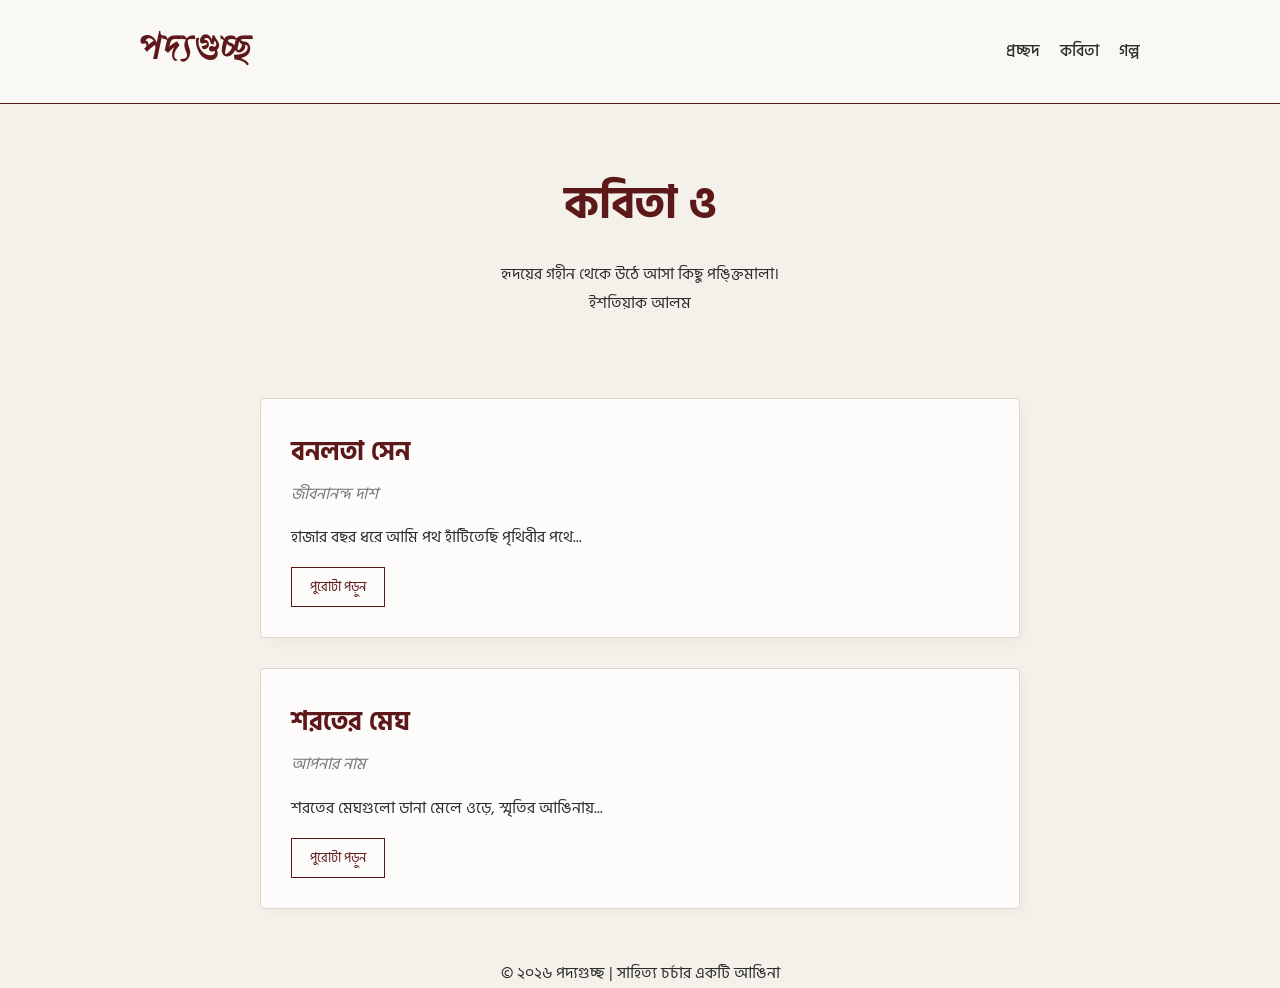
<file: index.html>
<!DOCTYPE html>
<html lang="bn">
<head>
    <meta charset="UTF-8">
    <meta name="viewport" content="width=device-width, initial-scale=1.0">
    <title>পদ্যগুচ্ছ | বাংলা সাহিত্য</title>
    <link href="https://fonts.googleapis.com/css2?family=Hind+Siliguri:wght@300;500;700&family=Galada&display=swap" rel="stylesheet">
    <link rel="stylesheet" href="style.css">
</head>
<body>

    <div class="paper-texture"></div>

    <header>
        <nav>
            <div class="logo">পদ্যগুচ্ছ</div>
            <ul class="nav-links">
                <li><a href="#">প্রচ্ছদ</a></li>
                <li><a href="#">কবিতা</a></li>
                <li><a href="#">গল্প</a></li>
            </ul>
        </nav>
    </header>

    <main>
        <section class="hero">
            <h1 id="typewriter"></h1>
            <p>হৃদয়ের গহীন থেকে উঠে আসা কিছু পঙ্ক্তিমালা।</p>
            <p>
                ইশতিয়াক আলম
            </p>
        </section>

        <section class="poetry-container">
            <article class="poem-card scroll-reveal">
                <h2 class="poem-title">বনলতা সেন</h2>
                <p class="author">জীবনানন্দ দাশ</p>
                <p class="excerpt">হাজার বছর ধরে আমি পথ হাঁটিতেছি পৃথিবীর পথে...</p>
                <button class="read-more" data-file="poems/bonolota.txt" data-title="বনলতা সেন">পুরোটা পড়ুন</button>
            </article>

            <article class="poem-card scroll-reveal">
                <h2 class="poem-title">শরতের মেঘ</h2>
                <p class="author">আপনার নাম</p>
                <p class="excerpt">শরতের মেঘগুলো ডানা মেলে ওড়ে, স্মৃতির আঙিনায়...</p>
                <button class="read-more" data-file="poems/shorot.txt" data-title="শরতের মেঘ">পুরোটা পড়ুন</button>
            </article>
        </section>
    </main>

    <div id="poemModal" class="modal">
        <div class="modal-content">
            <span class="close-modal">&times;</span>
            <h2 id="modalTitle" class="modal-poem-title"></h2>
            <hr class="separator">
            <div id="modalBody" class="modal-poem-body">
                </div>
        </div>
    </div>

    <footer align="center">
        <p>&copy; ২০২৬ পদ্যগুচ্ছ | সাহিত্য চর্চার একটি আঙিনা</p>
    </footer>

    <script src="script.js"></script>
</body>
</html>
</file>
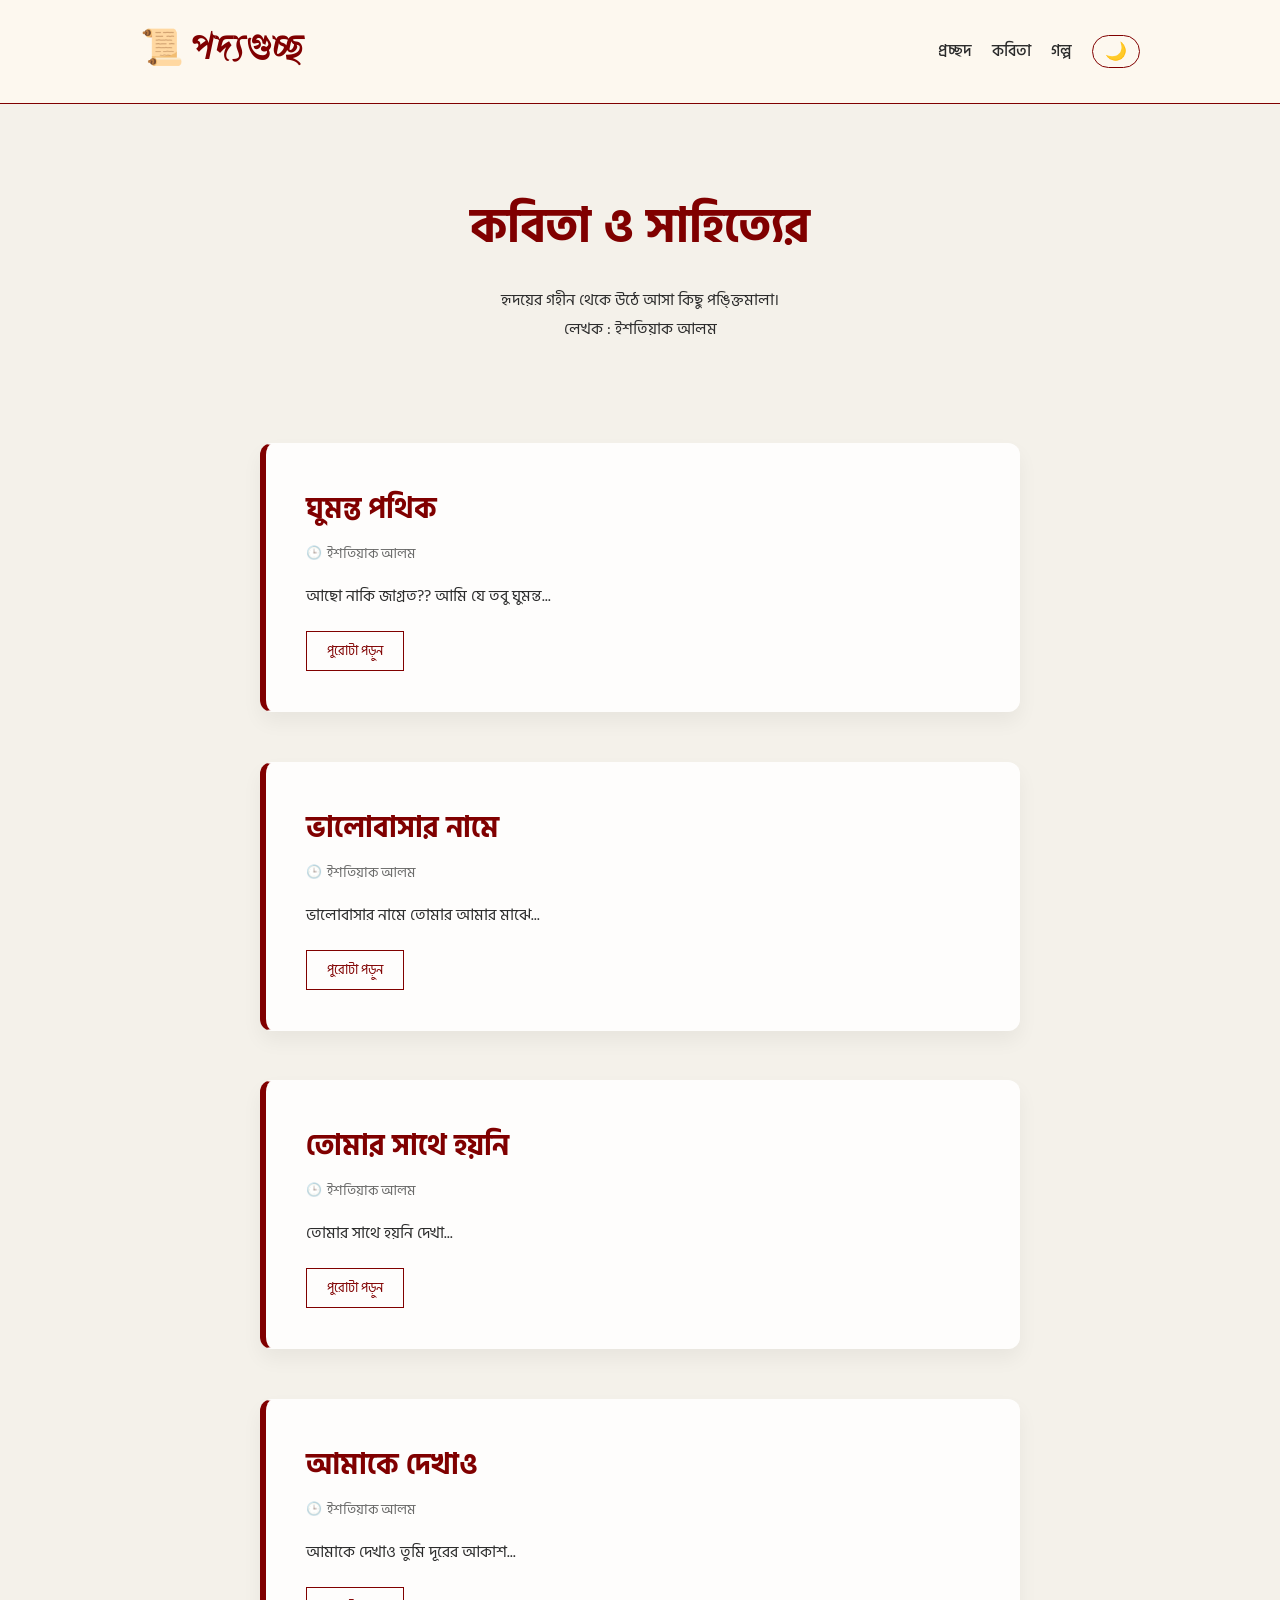
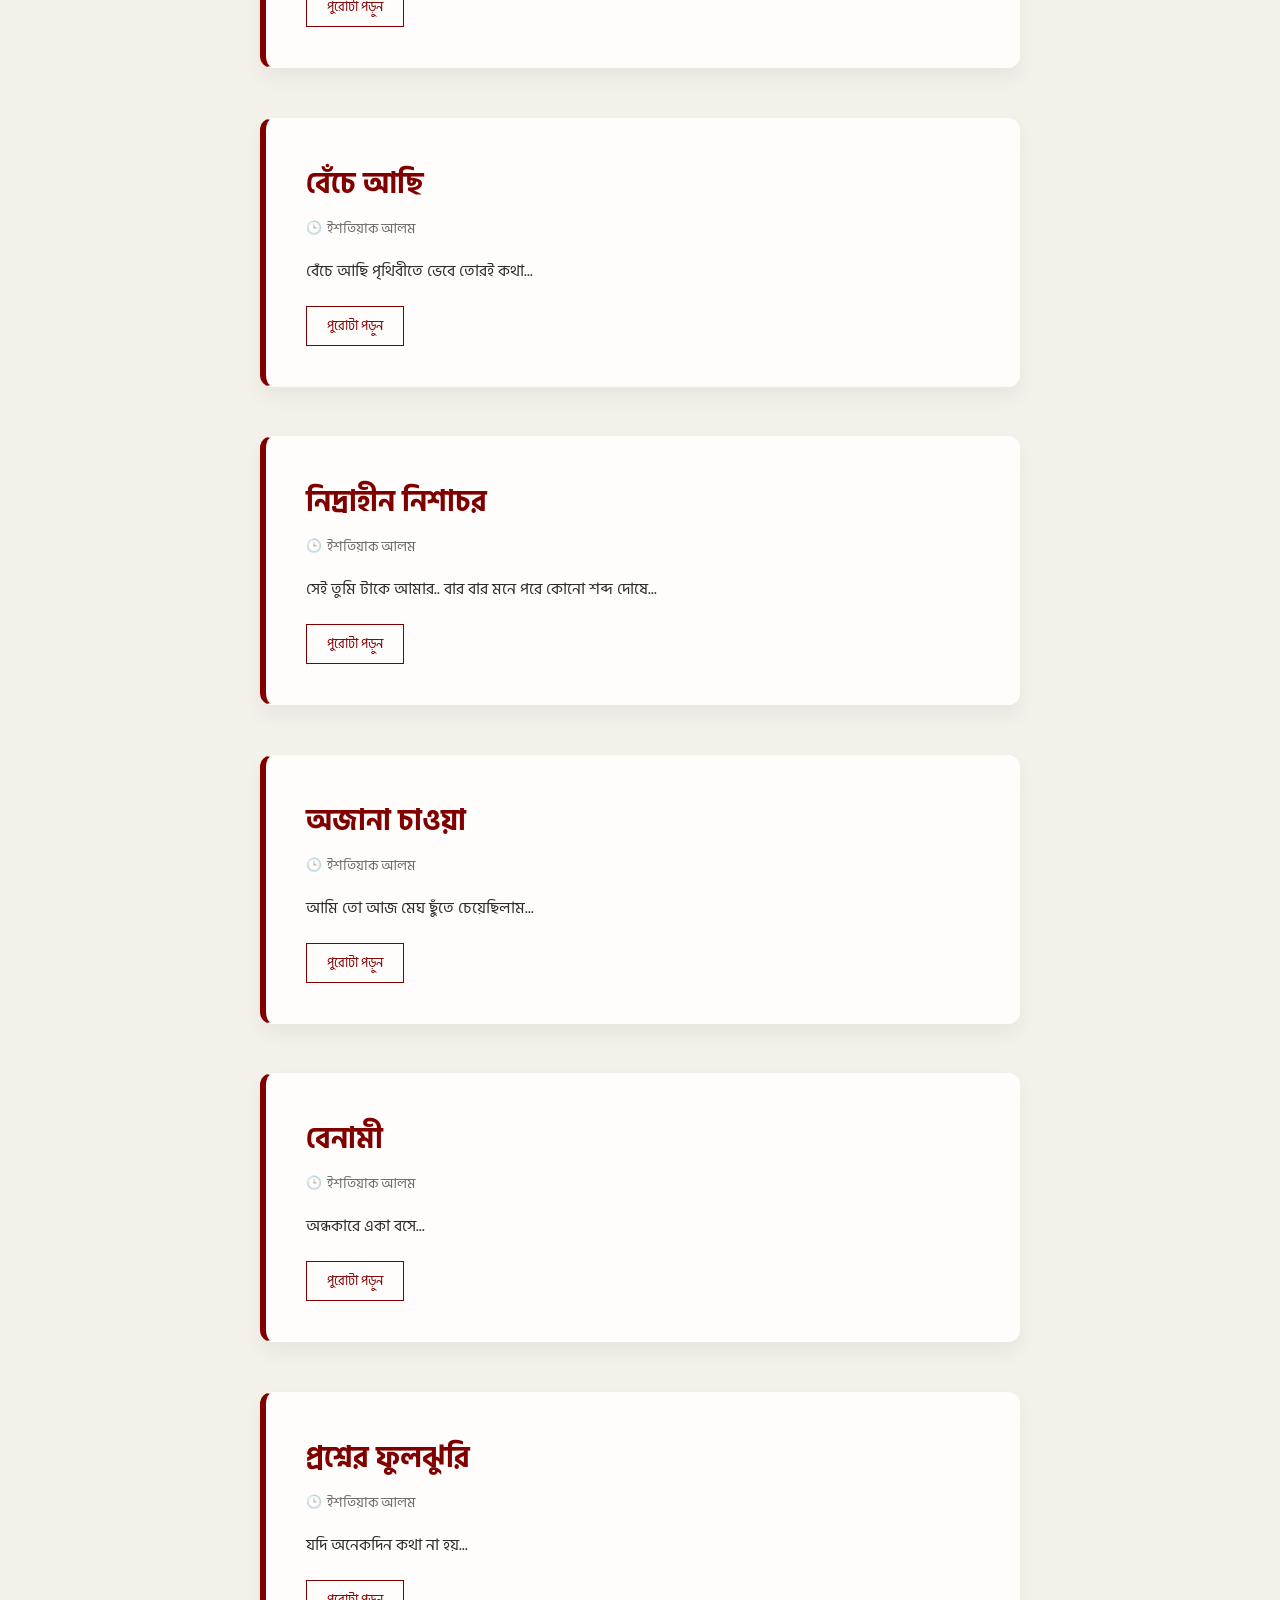
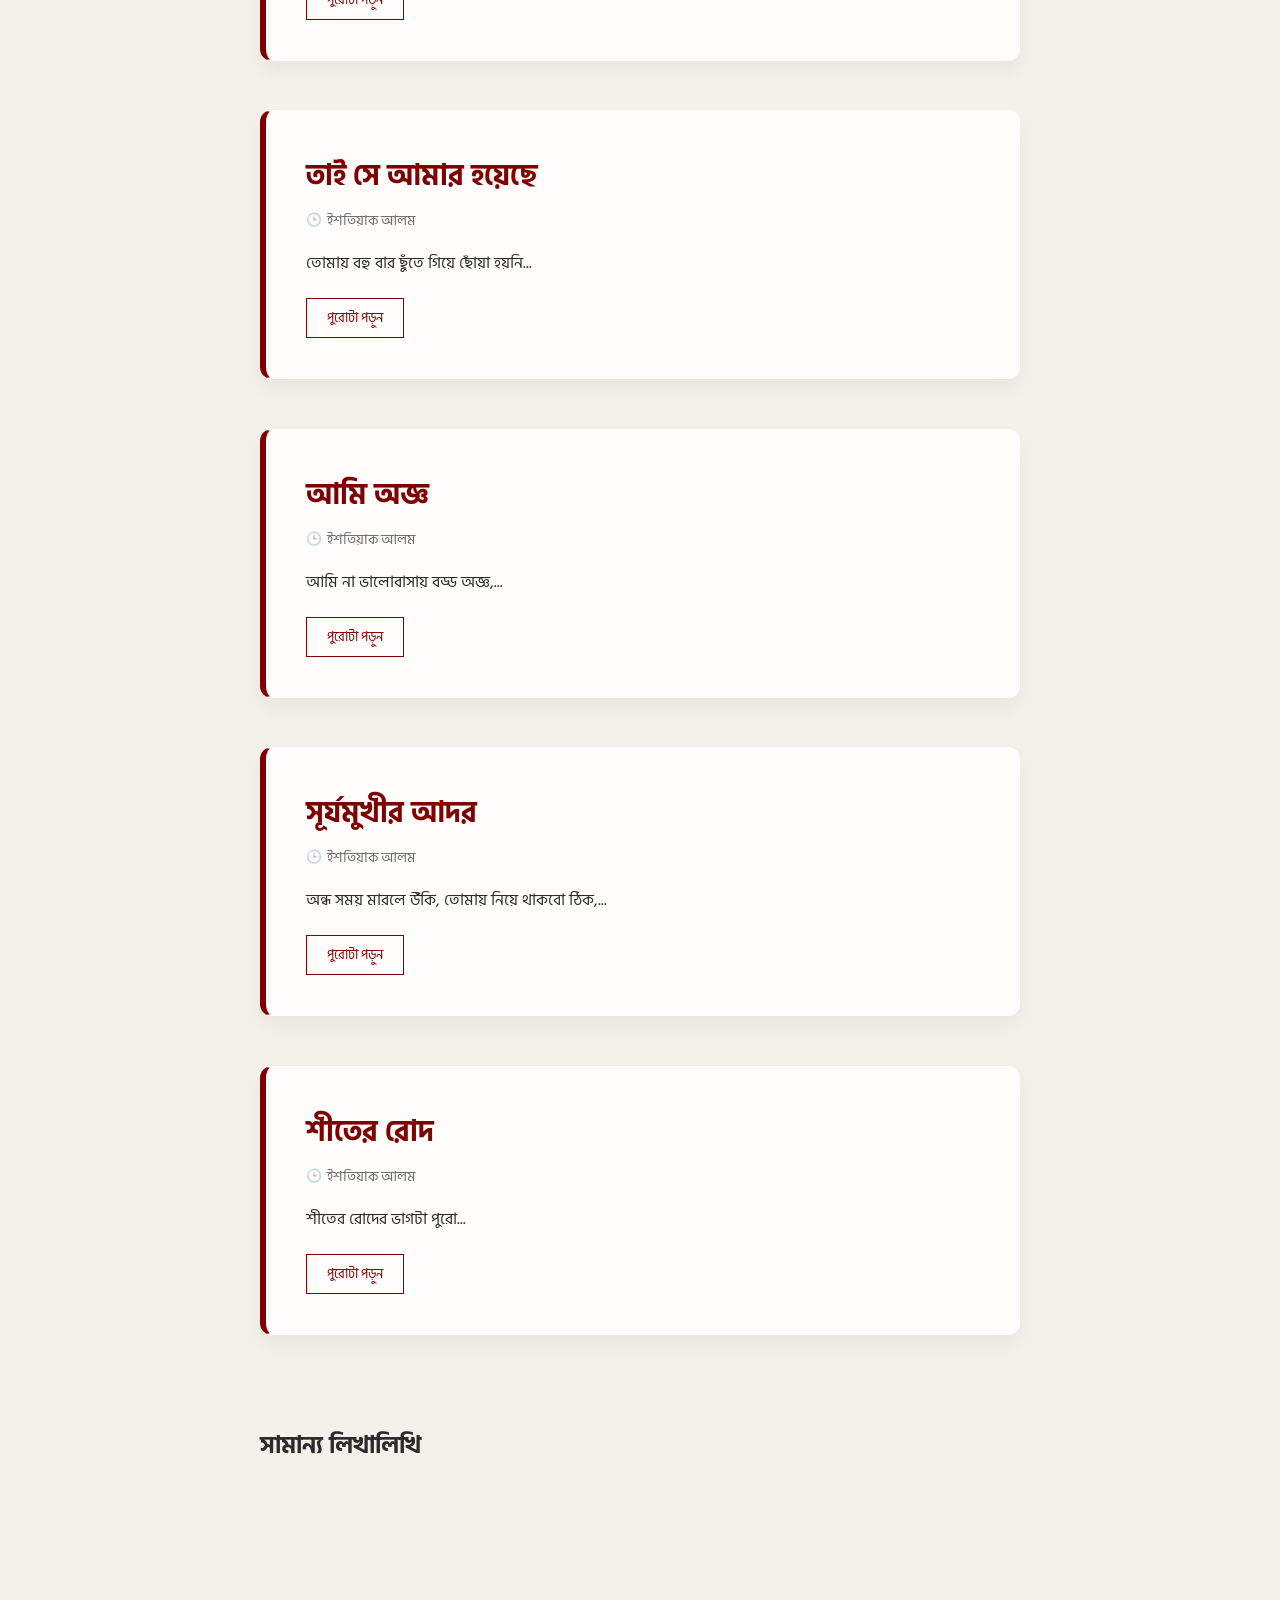
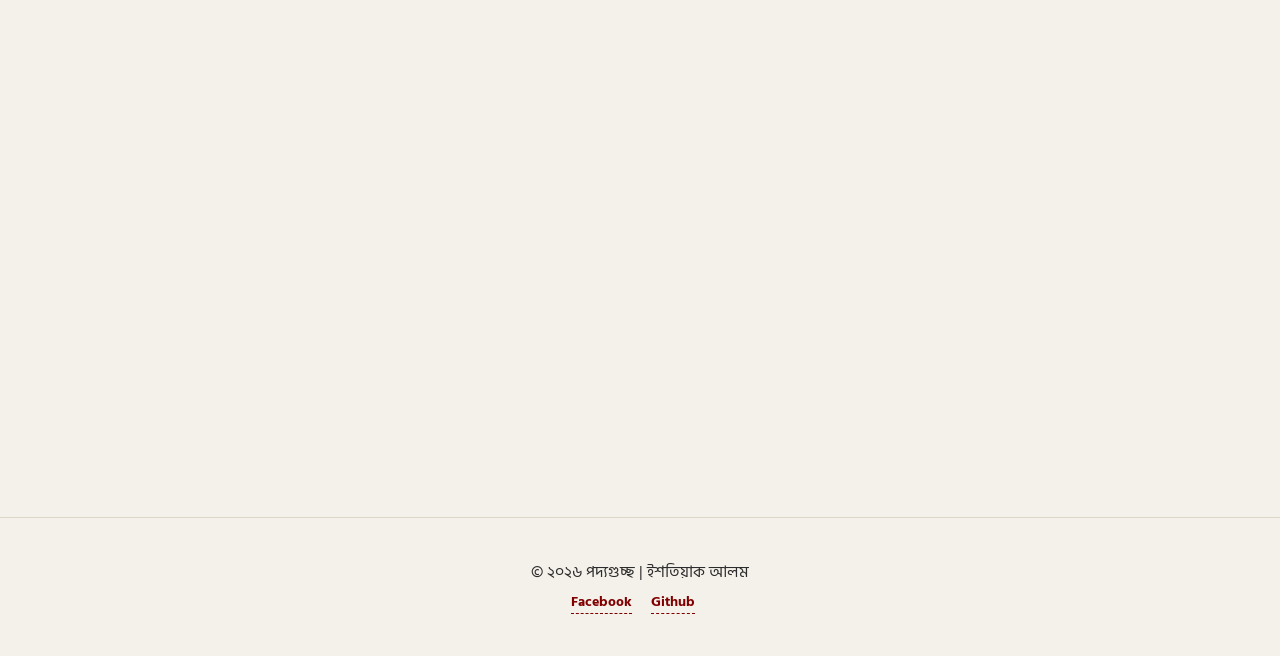
<file: Ink-Verse/index.html>
<!DOCTYPE html>
<html lang="bn">
    <head>
        <meta charset="UTF-8" />
        <meta name="viewport" content="width=device-width, initial-scale=1.0" />

        <title>পদ্যগুচ্ছ | ইশতিয়াক</title>
        <meta name="description"
            content="ইশতিয়াক আলমের কবিতা ও গল্পের সংকলন। হৃদয়ের গহীন থেকে উঠে আসা কিছু পঙ্ক্তিমালা।" />
        <link rel="canonical" href="https://istiaq-verse.vercel.app/" />

        <meta property="og:type" content="website" />
        <meta property="og:url" content="https://istiaq-verse.vercel.app/" />
        <meta property="og:title" content="পদ্যগুচ্ছ | ইশতিয়াক" />
        <meta property="og:description"
            content="ইশতিয়াক আলমের কবিতা ও গল্পের সংকলন। হৃদয়ের গহীন থেকে উঠে আসা কিছু পঙ্ক্তিমালা।" />
        <meta property="og:image"
            content="https://istiaq-verse.vercel.app/og-image.png" />
        <meta property="og:image:width" content="1200" />
        <meta property="og:image:height" content="630" />
        <meta property="og:image:alt"
            content="পদ্যগুচ্ছ — ইশতিয়াক আলমের কবিতা ও লেখার সংকলন, একটি পুরনো স্ক্রলের অলঙ্করণসহ" />
        <meta property="og:site_name" content="পদ্যগুচ্ছ" />
        <meta property="og:locale" content="bn_BD" />

        <meta name="twitter:card" content="summary_large_image" />
        <meta name="twitter:title" content="পদ্যগুচ্ছ | ইশতিয়াক" />
        <meta name="twitter:description"
            content="ইশতিয়াক আলমের কবিতা ও গল্পের সংকলন। হৃদয়ের গহীন থেকে উঠে আসা কিছু পঙ্ক্তিমালা।" />
        <meta name="twitter:image"
            content="https://istiaq-verse.vercel.app/og-image.png" />
        <meta name="twitter:image:alt"
            content="পদ্যগুচ্ছ — ইশতিয়াক আলমের কবিতা ও লেখার সংকলন" />
        <!-- <meta name="twitter:site" content="@yourusername" /> -->

        <link rel="icon" type="image/png" sizes="32x32"
            href="/favicon-32x32.png" />
        <link rel="icon" type="image/svg+xml" href="/favicon.svg" />
        <link rel="apple-touch-icon" sizes="180x180"
            href="/apple-touch-icon.png" />
        <link rel="manifest" href="/site.webmanifest" />

        <link
            href="https://fonts.googleapis.com/css2?family=Hind+Siliguri:wght@300;500;700&family=Galada&display=swap"
            rel="stylesheet">
        <link rel="stylesheet" href="style.css">
    </head>
    <body>

        <div class="paper-texture"></div>

        <header>
            <nav>
                <div class="logo">📜 পদ্যগুচ্ছ</div>
                <ul class="nav-links">
                    <li><a href="#">প্রচ্ছদ</a></li>
                    <li><a href="#poetry-container">কবিতা</a></li>
                    <li><a href="#">গল্প</a></li>
                    <li><button id="theme-toggle"
                            class="theme-btn">🌙</button></li>
                </ul>
            </nav>
        </header>

        <main>
            <section class="hero">
                <h1 id="typewriter"></h1>
                <p>হৃদয়ের গহীন থেকে উঠে আসা কিছু পঙ্ক্তিমালা।</p>
                <p>
                    লেখক : ইশতিয়াক আলম
                </p>
            </section>

            <section class="poetry-container">
                <h2 class="section-title"></h2>
                <article class="poem-card scroll-reveal">
                    <h2 class="poem-title">ঘুমন্ত পথিক</h2>
                    <p class="timestamp">ইশতিয়াক আলম</p>
                    <p class="excerpt">আছো নাকি জাগ্রত?? আমি যে তবু
                        ঘুমন্ত...</p>
                    <button class="read-more" data-file="Poem/poem1.txt"
                        data-title="ঘুমন্ত পথিক">পুরোটা পড়ুন</button>
                </article>

                <article class="poem-card scroll-reveal">
                    <h2 class="poem-title">ভালোবাসার নামে</h2>
                    <p class="timestamp">ইশতিয়াক আলম</p>
                    <p class="excerpt"> ভালোবাসার নামে তোমার আমার মাঝে...</p>
                    <button class="read-more" data-file="Poem/poem9.txt"
                        data-title="ভালোবাসার নামে">পুরোটা পড়ুন</button>
                </article>

                <article class="poem-card scroll-reveal">
                    <h2 class="poem-title">তোমার সাথে হয়নি</h2>
                    <p class="timestamp">ইশতিয়াক আলম</p>
                    <p class="excerpt">তোমার সাথে হয়নি দেখা...</p>
                    <button class="read-more" data-file="Poem/poem3.txt"
                        data-title="তোমার সাথে হয়নি">পুরোটা পড়ুন</button>
                </article>

                <article class="poem-card scroll-reveal">
                    <h2 class="poem-title">আমাকে দেখাও</h2>
                    <p class="timestamp">ইশতিয়াক আলম</p>
                    <p class="excerpt">আমাকে দেখাও তুমি দূরের আকাশ...</p>
                    <button class="read-more" data-file="Poem/poem2.txt"
                        data-title="আমাকে দেখাও">পুরোটা পড়ুন</button>
                </article>

                <article class="poem-card scroll-reveal">
                    <h2 class="poem-title">বেঁচে আছি</h2>
                    <p class="timestamp">ইশতিয়াক আলম</p>
                    <p class="excerpt">বেঁচে আছি পৃথিবীতে ভেবে তোরই কথা...</p>
                    <button class="read-more" data-file="Poem/poem4.txt"
                        data-title="বেঁচে আছি">পুরোটা পড়ুন</button>
                </article>

                <article class="poem-card scroll-reveal">
                    <h2 class="poem-title">নিদ্রাহীন নিশাচর</h2>
                    <p class="timestamp">ইশতিয়াক আলম</p>
                    <p class="excerpt">সেই তুমি টাকে আমার..
                        বার বার মনে পরে কোনো শব্দ দোষে...</p>
                    <button class="read-more" data-file="Poem/poem5.txt"
                        data-title="নিদ্রাহীন নিশাচর">পুরোটা পড়ুন</button>
                </article>

                <article class="poem-card scroll-reveal">
                    <h2 class="poem-title">অজানা চাওয়া</h2>
                    <p class="timestamp">ইশতিয়াক আলম</p>
                    <p class="excerpt">আমি তো আজ মেঘ ছুঁতে চেয়েছিলাম...</p>
                    <button class="read-more" data-file="Poem/poem6.txt"
                        data-title="অজানা চাওয়া">পুরোটা পড়ুন</button>
                </article>

                <article class="poem-card scroll-reveal">
                    <h2 class="poem-title">বেনামী</h2>
                    <p class="timestamp">ইশতিয়াক আলম</p>
                    <p class="excerpt">অন্ধকারে একা বসে...</p>
                    <button class="read-more" data-file="Poem/poem7.txt"
                        data-title="বেনামী">পুরোটা পড়ুন</button>
                </article>

                <article class="poem-card scroll-reveal">
                    <h2 class="poem-title">প্রশ্নের ফুলঝুরি </h2>
                    <p class="timestamp">ইশতিয়াক আলম</p>
                    <p class="excerpt">যদি অনেকদিন কথা না হয়...</p>
                    <button class="read-more" data-file="Poem/poem8.txt"
                        data-title="প্রশ্নের ফুলঝুরি">পুরোটা পড়ুন</button>
                </article>

                <article class="poem-card scroll-reveal">
                    <h2 class="poem-title">তাই সে আমার হয়েছে</h2>
                    <p class="timestamp">ইশতিয়াক আলম</p>
                    <p class="excerpt">তোমায় বহু বার ছুঁতে গিয়ে ছোঁয়া
                        হয়নি...</p>
                    <button class="read-more" data-file="Poem/poem10.txt"
                        data-title="তাই সে আমার হয়েছে">পুরোটা পড়ুন</button>
                </article>

                <article class="poem-card scroll-reveal">
                    <h2 class="poem-title">আমি অজ্ঞ</h2>
                    <p class="timestamp">ইশতিয়াক আলম</p>
                    <p class="excerpt">আমি না ভালোবাসায় বড্ড অজ্ঞ,...</p>
                    <button class="read-more" data-file="Poem/poem11.txt"
                        data-title="আমি অজ্ঞ">পুরোটা পড়ুন</button>
                </article>

                <article class="poem-card scroll-reveal">
                    <h2 class="poem-title">সূর্যমুখীর আদর</h2>
                    <p class="timestamp">ইশতিয়াক আলম</p>
                    <p class="excerpt">অন্ধ সময় মারলে উঁকি, তোমায় নিয়ে থাকবো
                        ঠিক,...</p>
                    <button class="read-more" data-file="Poem/poem12.txt"
                        data-title="সূর্যমুখীর আদর">পুরোটা পড়ুন</button>
                </article>

                <article class="poem-card scroll-reveal">
                    <h2 class="poem-title">শীতের রোদ</h2>
                    <p class="timestamp">ইশতিয়াক আলম</p>
                    <p class="excerpt">শীতের রোদের ভাগটা পুরো...</p>
                    <button class="read-more" data-file="Poem/poem13.txt"
                        data-title="শীতের রোদ">পুরোটা পড়ুন</button>
                </article>
            </section>

            <section class="poetry-container">
                <h2 class="section-title">সামান্য লিখালিখি</h2>

                <article class="poem-card scroll-reveal">
                    <h2 class="poem-title">পুরনো প্রেমিক</h2>
                    <p class="timestamp">ইশতিয়াক আলম</p>
                    <p class="excerpt">আমি একটু আগের দিনের...</p>
                    <button class="read-more" data-file="Prose/prose1.txt"
                        data-title="পুরনো প্রেমিক" data-type="prose">পুরোটা
                        পড়ুন</button>
                </article>

                <article class="poem-card scroll-reveal">
                    <h2 class="poem-title">প্রিয় বিন্দু</h2>
                    <p class="timestamp">ইশতিয়াক আলম</p>
                    <p class="excerpt">আমার এক আকাশ সমান...</p>
                    <button class="read-more" data-file="Prose/prose2.txt"
                        data-title="প্রিয় বিন্দু" data-type="prose">পুরোটা
                        পড়ুন</button>
                </article>

                <article class="poem-card scroll-reveal">
                    <h2 class="poem-title">মায়া</h2>
                    <p class="timestamp">ইশতিয়াক আলম</p>
                    <p class="excerpt">বড় অদ্ভুত এই ভালোবাসা,...</p>
                    <button class="read-more" data-file="Prose/prose3.txt"
                        data-title="মায়া" data-type="prose">পুরোটা পড়ুন</button>
                </article>

                <article class="poem-card scroll-reveal">
                    <h2 class="poem-title">তুমি থাকলে পাশে</h2>
                    <p class="timestamp">ইশতিয়াক আলম</p>
                    <p class="excerpt">এখন তুমি আমার পাশে থাকলে...</p>
                    <button class="read-more" data-file="Prose/prose4.txt"
                        data-title="তুমি থাকলে পাশে" data-type="prose">পুরোটা
                        পড়ুন</button>
                </article>

                <article class="poem-card scroll-reveal">
                    <h2 class="poem-title">ভালোবাসা মানে</h2>
                    <p class="timestamp">ইশতিয়াক আলম</p>
                    <p class="excerpt">ভালোবাসি বলাটা যতটা না সহজ...</p>
                    <button class="read-more" data-file="Prose/prose5.txt"
                        data-title="ভালোবাসা মানে" data-type="prose">পুরোটা
                        পড়ুন</button>
                </article>

                <article class="poem-card scroll-reveal">
                    <h2 class="poem-title">লিখাগুচ্ছ ১</h2>
                    <p class="timestamp">ইশতিয়াক আলম</p>
                    <p class="excerpt">আচ্ছা ধরো আমার মনটা ঠিক...</p>
                    <button class="read-more" data-file="Prose/prose6.txt"
                        data-title="লিখাগুচ্ছ" data-type="prose">পুরোটা
                        পড়ুন</button>
                </article>

                <article class="poem-card scroll-reveal">
                    <h2 class="poem-title">আমার ফুল</h2>
                    <p class="timestamp">ইশতিয়াক আলম</p>
                    <p class="excerpt">ফুল হয়ে ঝড়ে যাবার আগে...</p>
                    <button class="read-more" data-file="Prose/prose7.txt"
                        data-title="আমার ফুল" data-type="prose">পুরোটা
                        পড়ুন</button>
                </article>

            </section>

            <!--    <section class="author-section scroll-reveal">
    <div class="author-container">
        <div class="author-image">
            <img src="profile.jpg" alt="ইশতিয়াক আলম">
        </div>
        <div class="author-info">
            <h3>ইশতিয়াক আলম</h3>
            <p class="author-bio">
                স্বপ্নবাজ এক পথচারী, যে শব্দের আঁচড়ে হৃদয়ের কথা বুনতে ভালোবাসে। কবিতা ও সাহিত্যের প্রতি গভীর অনুরাগ থেকে এই ক্ষুদ্র প্রয়াস। নিভৃত কোণে বসে আপন মনে লিখে চলা এক শব্দ প্রেমিক।
            </p>
            <div class="social-links">
                <a href="#" title="Facebook">ফেসবুক</a>
                <a href="#" title="Email">ইমেইল</a>
            </div>
        </div>
    </div>
</section> -->

        </main>

        <div id="poemModal" class="modal">
            <div class="modal-content">
                <span class="close-modal">&times;</span>
                <h2 id="modalTitle" class="modal-poem-title"></h2>
                <hr class="separator">

                <div class="page-container">
                    <div id="modalBody" class="modal-poem-body"></div>
                </div>

                <div id="pagination-controls" class="pagination">
                    <button id="prevPage" class="page-btn">পূর্ববর্তী</button>
                    <span id="pageNumber">পৃষ্ঠা ১</span>
                    <button id="nextPage" class="page-btn">পরবর্তী</button>
                </div>
            </div>
        </div>

        <footer align="center">
            <p>&copy; ২০২৬ পদ্যগুচ্ছ | ইশতিয়াক আলম</p>
            <div class="social-links">
                <a href="https://www.facebook.com/share/1AHXn5oRqa/"
                    title="Facebook">Facebook</a>
                <a href="https://github.com/Istiaq-Alam"
                    title="Github">Github</a>
            </div>
        </footer>

        <script src="script.js"></script>
    </body>
</html>
</file>
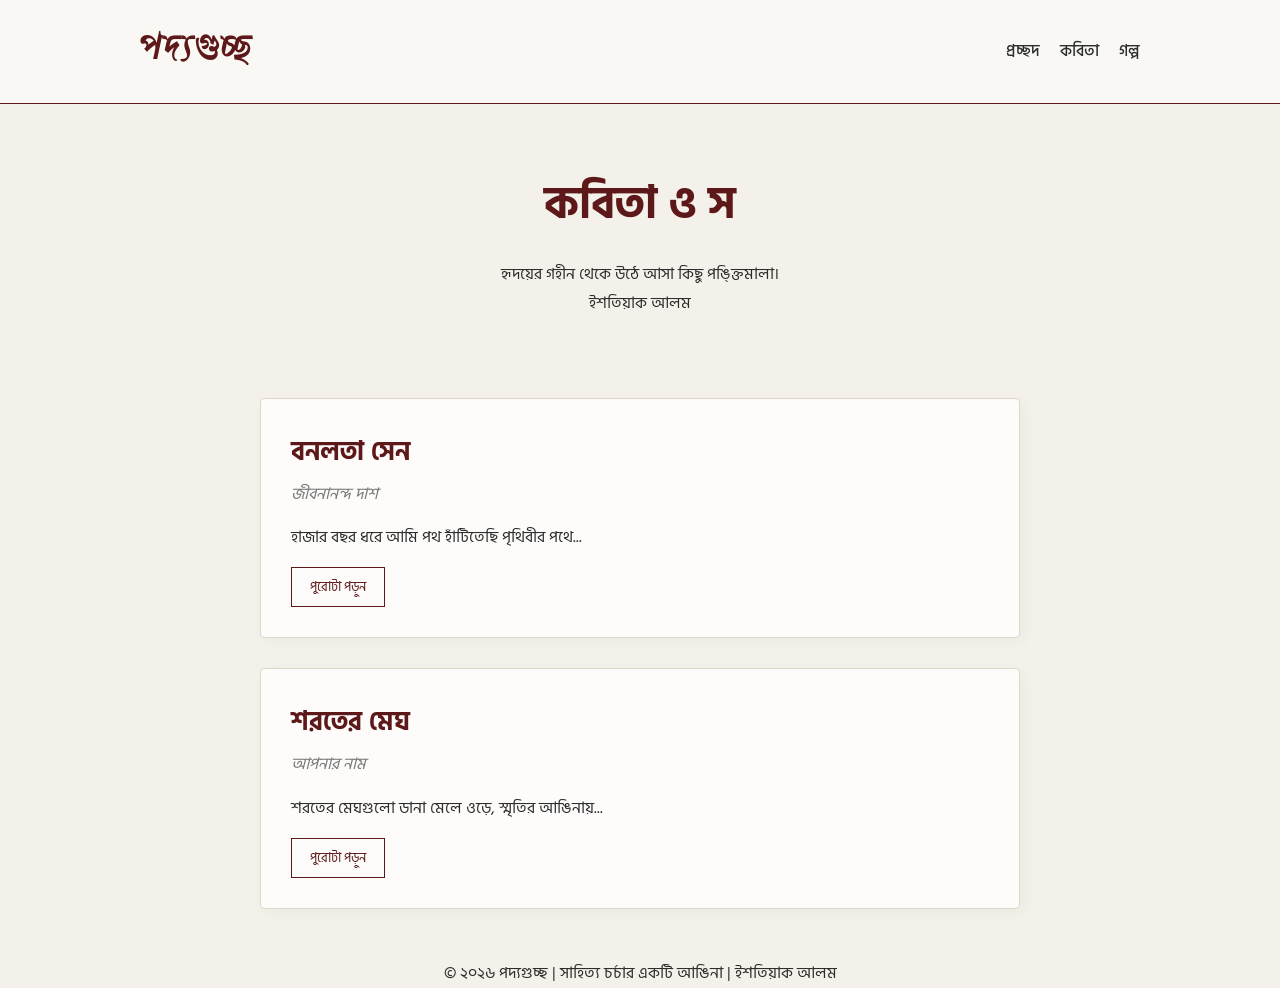
<file: Private/index.html>
<!DOCTYPE html>
<html lang="bn">
<head>
    <meta charset="UTF-8">
    <meta name="viewport" content="width=device-width, initial-scale=1.0">
    <title>পদ্যগুচ্ছ | বাংলা সাহিত্য</title>
    <link href="https://fonts.googleapis.com/css2?family=Hind+Siliguri:wght@300;500;700&family=Galada&display=swap" rel="stylesheet">
    <link rel="stylesheet" href="style.css">
</head>
<body>

    <div class="paper-texture"></div>

    <header>
        <nav>
            <div class="logo">পদ্যগুচ্ছ</div>
            <ul class="nav-links">
                <li><a href="#">প্রচ্ছদ</a></li>
                <li><a href="#">কবিতা</a></li>
                <li><a href="#">গল্প</a></li>
            </ul>
        </nav>
    </header>

    <main>
        <section class="hero">
            <h1 id="typewriter"></h1>
            <p>হৃদয়ের গহীন থেকে উঠে আসা কিছু পঙ্ক্তিমালা।</p>
            <p>
                ইশতিয়াক আলম
            </p>
        </section>

        <section class="poetry-container">
            <article class="poem-card scroll-reveal">
                <h2 class="poem-title">বনলতা সেন</h2>
                <p class="author">জীবনানন্দ দাশ</p>
                <p class="excerpt">হাজার বছর ধরে আমি পথ হাঁটিতেছি পৃথিবীর পথে...</p>
                <button class="read-more" data-file="../Public/poem1.txt" data-title="বনলতা সেন">পুরোটা পড়ুন</button>
            </article>

            <article class="poem-card scroll-reveal">
                <h2 class="poem-title">শরতের মেঘ</h2>
                <p class="author">আপনার নাম</p>
                <p class="excerpt">শরতের মেঘগুলো ডানা মেলে ওড়ে, স্মৃতির আঙিনায়...</p>
                <button class="read-more" data-file="../Public/poem2.txt" data-title="শরতের মেঘ">পুরোটা পড়ুন</button>
            </article>
        </section>
    </main>

    <div id="poemModal" class="modal">
        <div class="modal-content">
            <span class="close-modal">&times;</span>
            <h2 id="modalTitle" class="modal-poem-title"></h2>
            <hr class="separator">
            <div id="modalBody" class="modal-poem-body">
                </div>
        </div>
    </div>

    <footer align="center">
        <p>&copy; ২০২৬ পদ্যগুচ্ছ | সাহিত্য চর্চার একটি আঙিনা | ইশতিয়াক আলম</p>
    </footer>

    <script src="script.js"></script>
</body>
</html>
</file>
<file: style.css>
:root {
    --bg-color: #fdf5e6; /* Old Paper color */
    --accent-color: #800000; /* Deep Maroon */
    --text-color: #2c2c2c;
}

* {
    margin: 0;
    padding: 0;
    box-sizing: border-box;
}

body {
    font-family: 'Hind Siliguri', sans-serif;
    background-color: var(--bg-color);
    color: var(--text-color);
    line-height: 1.8;
}

header {
    padding: 30px 5%;
    background-color: #fffaf0;
    border-bottom: 2px solid var(--accent-color);
}

nav {
    display: flex;
    justify-content: space-between;
    align-items: center;
    max-width: 1000px;
    margin: 0 auto;
}

.logo {
    font-family: 'Galada', cursive;
    font-size: 2.5rem;
    color: var(--accent-color);
}

.nav-links {
    display: flex;
    gap: 25px;
    list-style: none;
}

.nav-links a {
    text-decoration: none;
    color: var(--text-color);
    font-weight: 500;
    transition: 0.3s;
}

.nav-links a:hover {
    color: var(--accent-color);
}

.hero {
    text-align: center;
    padding: 80px 20px;
}

.hero h1 {
    font-size: 3rem;
    color: var(--accent-color);
    margin-bottom: 15px;
}

.poetry-container {
    max-width: 800px;
    margin: 0 auto;
    padding: 20px;
}

.poem-card {
    background: white;
    padding: 50px;
    margin-bottom: 40px;
    border-radius: 4px;
    box-shadow: 0 10px 30px rgba(0,0,0,0.05);
    border-left: 5px solid var(--accent-color);
    transition: transform 0.3s ease;
}

.poem-card:hover {
    transform: scale(1.02);
}

.poem-title {
    font-size: 1.8rem;
    margin-bottom: 5px;
}

.author {
    font-style: italic;
    color: #666;
    margin-bottom: 20px;
}

.read-more {
    margin-top: 20px;
    background: var(--accent-color);
    color: white;
    border: none;
    padding: 8px 20px;
    cursor: pointer;
    font-family: 'Hind Siliguri';
}

/* Scroll Animation Class */
.scroll-reveal {
    opacity: 0;
    transform: translateY(30px);
    transition: all 0.8s ease-out;
}

.scroll-reveal.active {
    opacity: 1;
    transform: translateY(0);
}

/* Responsive */
@media (max-width: 600px) {
    .nav-links { display: none; }
    .hero h1 { font-size: 2rem; }
    .poem-card { padding: 25px; }
}
:root {
    --bg-color: #f4f1ea;
    --accent-color: #5d1919;
    --text-color: #2d2d2d;
}

* { margin: 0; padding: 0; box-sizing: border-box; }

body {
    font-family: 'Hind Siliguri', sans-serif;
    background-color: var(--bg-color);
    color: var(--text-color);
    overflow-x: hidden;
}

/* Paper Texture Overlay */
.paper-texture {
    position: fixed;
    top: 0; left: 0; width: 100%; height: 100%;
    background-image: url('https://www.transparenttextures.com/patterns/handmade-paper.png');
    pointer-events: none;
    z-index: 9999;
    opacity: 0.4;
}

header {
    padding: 20px 5%;
    border-bottom: 1px double var(--accent-color);
    background: rgba(255, 255, 255, 0.5);
}

nav { display: flex; justify-content: space-between; align-items: center; max-width: 1000px; margin: 0 auto; }
.logo { font-family: 'Galada', cursive; font-size: 2.2rem; color: var(--accent-color); }
.nav-links { display: flex; gap: 20px; list-style: none; }
.nav-links a { text-decoration: none; color: var(--text-color); font-weight: 500; }

.hero { text-align: center; padding: 60px 20px; }
.hero h1 { font-size: 2.8rem; color: var(--accent-color); min-height: 1.2em; }

.poetry-container { max-width: 800px; margin: 0 auto; padding: 20px; }

.poem-card {
    background: rgba(255, 255, 255, 0.8);
    padding: 30px;
    margin-bottom: 30px;
    border: 1px solid #dcd7c9;
    box-shadow: 5px 5px 15px rgba(0,0,0,0.03);
    transition: 0.3s;
}

.poem-card:hover { transform: translateY(-5px); border-color: var(--accent-color); }
.poem-title { font-size: 1.6rem; color: var(--accent-color); }
.author { font-style: italic; color: #777; margin-bottom: 15px; }

.read-more {
    background: transparent;
    border: 1px solid var(--accent-color);
    color: var(--accent-color);
    padding: 8px 18px;
    cursor: pointer;
    font-family: 'Hind Siliguri';
    margin-top: 15px;
    transition: 0.3s;
}

.read-more:hover { background: var(--accent-color); color: white; }

/* Modal Styling */
.modal {
    display: none;
    position: fixed;
    z-index: 10000;
    left: 0; top: 0; width: 100%; height: 100%;
    background-color: rgba(0,0,0,0.7);
    backdrop-filter: blur(5px);
}

.modal-content {
    background: #fffdf9;
    margin: 5% auto;
    padding: 40px;
    width: 80%;
    max-width: 600px;
    max-height: 80vh;
    overflow-y: auto;
    position: relative;
    border-radius: 2px;
    box-shadow: 0 20px 50px rgba(0,0,0,0.3);
}

.close-modal {
    position: absolute;
    right: 20px; top: 10px;
    font-size: 30px; cursor: pointer; color: #aaa;
}

.modal-poem-title { font-family: 'Galada'; color: var(--accent-color); text-align: center; margin-bottom: 10px; }
.separator { border: 0; height: 1px; background: #ddd; margin-bottom: 20px; }
.modal-poem-body { white-space: pre-line; text-align: center; font-size: 1.1rem; }

/* Animation Classes */
.scroll-reveal { opacity: 0; transform: translateY(20px); transition: 0.6s ease-out; }
.scroll-reveal.active { opacity: 1; transform: translateY(0); }
</file>
<file: Ink-Verse/style.css>
/* 1. Unified Theme Variables */
:root {
    --bg-color: #f4f1ea;       /* Light Old Paper */
    --header-bg: rgba(255, 250, 240, 0.8);
    --card-bg: rgba(255, 255, 255, 0.85);
    --accent-color: #800000;   /* Deep Maroon */
    --text-color: #2c2c2c;
    --modal-bg: #fffdf9;
    --border-color: #dcd7c9;
    --shadow: rgba(0, 0, 0, 0.05);
    
    /* Light Mode Shine: Pearly glow */
    --shine-color: rgba(255, 255, 255, 0.9); 
}

/* 2. Dark Mode Variables */
[data-theme="dark"] {
    --bg-color: #1a1a1a;       /* Dark Charcoal */
    --header-bg: rgba(34, 34, 34, 0.9);
    --card-bg: #262626;
    --accent-color: #e0a38d;   /* Soft Copper */
    --text-color: #e0e0e0;
    --modal-bg: #1e1e1e;
    --border-color: #444;
    --shadow: rgba(0, 0, 0, 0.4);
    
    /* Dark Mode Shine: Crisp white highlight */
    --shine-color: rgba(255, 255, 255, 0.2);
}

/* 3. General Reset & Base Styles */
* {
    margin: 0;
    padding: 0;
    box-sizing: border-box;
}

body {
    font-family: 'Hind Siliguri', sans-serif;
    background-color: var(--bg-color);
    color: var(--text-color);
    line-height: 1.8;
    overflow-x: hidden;
    transition: background-color 0.4s ease, color 0.4s ease;
}

.logo {
    font-family: 'Galada', cursive;
    font-size: 2.2rem;
    color: var(--accent-color);
    display: flex;
    align-items: center;
    gap: 12px;
    /* Space between lotus and text */
    cursor: pointer;
    transition: 0.3s ease;
}

.logo:hover {
    filter: drop-shadow(0 0 8px var(--accent-color));
    transform: translateY(-2px);
}

/* Paper Texture Overlay */
.paper-texture {
    position: fixed;
    top: 0; left: 0; width: 100%; height: 100%;
    background-image: url('https://www.transparenttextures.com/patterns/handmade-paper.png');
    pointer-events: none;
    z-index: 9999;
    opacity: 0.3;
}

[data-theme="dark"] .paper-texture {
    filter: invert(1);
    opacity: 0.05;
}

/* 4. Header & Navigation */
header {
    padding: 20px 5%;
    background-color: var(--header-bg);
    border-bottom: 1px double var(--accent-color);
    position: sticky;
    top: 0;
    z-index: 1000;
}

nav {
    display: flex;
    justify-content: space-between;
    align-items: center;
    max-width: 1000px;
    margin: 0 auto;
}

.logo {
    font-family: 'Galada', cursive;
    font-size: 2.2rem;
    color: var(--accent-color);
}

.nav-links {
    display: flex;
    gap: 20px;
    list-style: none;
    align-items: center;
}

.nav-links a {
    text-decoration: none;
    color: var(--text-color);
    font-weight: 500;
    transition: 0.3s;
}

.nav-links a:hover {
    color: var(--accent-color);
}

/* Theme Toggle Button */
.theme-btn {
    background: transparent;
    border: 1px solid var(--accent-color);
    color: var(--accent-color);
    padding: 5px 12px;
    cursor: pointer;
    border-radius: 50px;
    font-size: 1.1rem;
    transition: 0.3s;
}

.theme-btn:hover {
    background: var(--accent-color);
    color: white;
}

/* 5. Hero & Content */
.hero {
    text-align: center;
    padding: 80px 20px;
}

.hero h1 {
    font-size: 3rem;
    color: var(--accent-color);
    margin-bottom: 15px;
    min-height: 1.2em;
}

.poetry-container {
    max-width: 800px;
    margin: 0 auto;
    padding: 20px;
}

/* --- High-End Poem Card Styling --- */
.poem-card {
    background: var(--card-bg);
    backdrop-filter: blur(10px);
    padding: 40px;
    margin-bottom: 50px;
    border-radius: 12px;
    border: 1px solid rgba(255, 255, 255, 0.1);
    border-left: 6px solid var(--accent-color);
    box-shadow: 0 10px 20px var(--shadow);
    position: relative;
    overflow: hidden;
    transition: all 0.5s cubic-bezier(0.175, 0.885, 0.32, 1.275);
}

/* Enhanced Shine Animation */
.poem-card::before {
    content: '';
    position: absolute;
    top: 0;
    left: -150%;
    width: 60%;
    height: 100%;
    background: linear-gradient(
        to right, 
        transparent, 
        var(--shine-color), 
        transparent
    );
    transform: skewX(-25deg);
    transition: 0.8s cubic-bezier(0.4, 0, 0.2, 1);
    z-index: 1;
}

.poem-card:hover::before {
    left: 150%;
}

.poem-card:hover {
    transform: translateY(-12px) scale(1.02);
    box-shadow: 0 20px 40px var(--shadow);
    border-left-width: 10px;
}

/* Keep text above the shine */
.poem-title, .author, .excerpt, .read-more {
    position: relative;
    z-index: 2;
}

/* --- Advanced Scroll Reveal Animation --- */
.scroll-reveal {
    opacity: 0;
    transform: translateY(50px) rotateX(-10deg);
    transition: opacity 0.5s ease-out, transform 0.4s cubic-bezier(0.2, 1, 0.3, 1);
    will-change: transform, opacity;
}

.scroll-reveal.active {
    opacity: 1;
    transform: translateY(0) rotateX(0);
}

.poem-title {
    font-size: 1.8rem;
    color: var(--accent-color);
    margin-bottom: 5px;
}

.author {
    font-style: italic;
    color: #888;
    margin-bottom: 20px;
}

.read-more {
    margin-top: 20px;
    background: transparent;
    color: var(--accent-color);
    border: 1px solid var(--accent-color);
    padding: 8px 20px;
    cursor: pointer;
    font-family: 'Hind Siliguri';
    transition: 0.3s;
}

.read-more:hover {
    background: var(--accent-color);
    color: white;
}

/* 6. Modal Styling */
.modal {
    display: none;
    position: fixed;
    z-index: 10000;
    left: 0; top: 0; width: 100%; height: 100%;
    background-color: rgba(0,0,0,0.8);
    backdrop-filter: blur(8px);
}

.modal-content {
    background: var(--modal-bg);
    margin: 5vh auto;
    padding: 50px 40px;
    width: 90%; 
    max-width: 700px;
    max-height: 85vh;
    overflow-y: auto;
    position: relative;
    border-radius: 4px;
    box-shadow: 0 20px 50px rgba(0,0,0,0.5);
    color: var(--text-color);
}

.close-modal {
    position: absolute;
    right: 25px; top: 15px;
    font-size: 35px; cursor: pointer; color: #888;
}

.modal-poem-title { 
    font-family: 'Galada'; 
    color: var(--accent-color); 
    text-align: center; 
    margin-bottom: 10px; 
}

.separator { border: 0; height: 1px; background: var(--border-color); margin-bottom: 20px; }

.modal-poem-body { 
    white-space: pre-line; 
    text-align: center; 
    font-size: 1.25rem; /* Slightly larger for better reading */
    line-height: 2; /*Line hight for better line spacing*/
}

/* 7. Footer */
footer {
    padding: 40px 20px;
    border-top: 1px solid var(--border-color);
    text-align: center;
}

/* 8. Responsive Adjustments */
@media (max-width: 600px) {
    .nav-links li:not(:last-child) { display: none; }
    .hero h1 { font-size: 2.2rem; }
    .poem-card { padding: 30px 20px; }
    
    .modal-content {
        width: 95%; 
        margin: 2vh auto;
        padding: 40px 20px;
        max-height: 96vh;
    }
    
    .modal-poem-body { 
        font-size: 1rem; 
        line-height: 1.7;
    }
}

/* --- Author Section Styling --- */
.author-section {
    max-width: 800px;
    margin: 80px auto;
    padding: 40px;
    background: var(--card-bg);
    border-top: 3px solid var(--accent-color);
    border-radius: 12px;
    box-shadow: 0 10px 30px var(--shadow);
}

.author-container {
    display: flex;
    align-items: center;
    gap: 30px;
}

.author-image img {
    width: 150px;
    height: 150px;
    border-radius: 50%;
    object-fit: cover;
    border: 4px solid var(--accent-color);
    padding: 5px;
    background: var(--bg-color);
}

.author-info h3 {
    font-family: 'Galada', cursive;
    font-size: 2rem;
    color: var(--accent-color);
    margin-bottom: 10px;
}

.author-bio {
    font-size: 1.1rem;
    color: var(--text-color);
    line-height: 1.6;
    margin-bottom: 20px;
}

.social-links a {
    text-decoration: none;
    color: var(--accent-color);
    font-weight: bold;
    margin-right: 15px;
    font-size: 0.9rem;
    border-bottom: 1px dashed var(--accent-color);
    transition: 0.3s;
}

.social-links a:hover {
    color: var(--text-color);
    border-bottom: 1px solid var(--text-color);
}

/* --- Mobile Responsive for Author --- */
@media (max-width: 600px) {
    .author-container {
        flex-direction: column;
        text-align: center;
    }
    
    .author-image img {
        width: 120px;
        height: 120px;
    }
}


/* Class for Prose (Justified) */
.modal-poem-body.type-prose {
    text-align: justify;
    hyphens: auto;
    padding: 0 10px;
}

/* Mobile tweak for prose */
@media (max-width: 600px) {
    .modal-poem-body.type-prose {
        font-size: 1rem;
        text-align: left;
        /* Justify can sometimes look weird on very narrow screens */
    }
}

/* Prose Specific Body Styles */
.modal-poem-body.type-prose {
    text-align: justify;
    padding: 0 10px;
    display: flex;
    flex-direction: column;
    justify-content: flex-start;
}

/* 6. Pagination UI */
.pagination {
    display: none;
    justify-content: space-between;
    align-items: center;
    margin-top: 20px;
    padding-top: 15px;
    border-top: 1px dashed var(--border-color);
}

.page-btn {
    background: var(--accent-color);
    color: white;
    border: none;
    padding: 8px 18px;
    border-radius: 4px;
    cursor: pointer;
    font-family: 'Hind Siliguri';
}

.page-btn:disabled { background: #ccc; cursor: not-allowed; }
#pageNumber { font-weight: bold; color: var(--accent-color); }

/* Page Turning Effects */
.page-turn-right { animation: slideInRight 0.4s forwards; }
.page-turn-left { animation: slideInLeft 0.4s forwards; }

@keyframes slideInRight {
    from { opacity: 0; transform: translateX(30px); }
    to { opacity: 1; transform: translateX(0); }
}

@keyframes slideInLeft {
    from { opacity: 0; transform: translateX(-30px); }
    to { opacity: 1; transform: translateX(0); }
}

.timestamp {
    font-size: 0.9rem;
    color: var(--text-color);
    opacity: 0.7;
    /* Makes it look subtle */
    margin-bottom: 15px;
    display: flex;
    align-items: center;
    gap: 5px;
}

/* Optional: Add a small clock icon before the date using CSS */
.timestamp::before {
    content: "🕒";
    font-size: 0.8rem;
}

[data-theme="dark"] .timestamp {
    color: var(--accent-color);
    opacity: 0.9;
}
</file>
<file: Private/style.css>
:root {
    --bg-color: #fdf5e6; /* Old Paper color */
    --accent-color: #800000; /* Deep Maroon */
    --text-color: #2c2c2c;
}

* {
    margin: 0;
    padding: 0;
    box-sizing: border-box;
}

body {
    font-family: 'Hind Siliguri', sans-serif;
    background-color: var(--bg-color);
    color: var(--text-color);
    line-height: 1.8;
}

header {
    padding: 30px 5%;
    background-color: #fffaf0;
    border-bottom: 2px solid var(--accent-color);
}

nav {
    display: flex;
    justify-content: space-between;
    align-items: center;
    max-width: 1000px;
    margin: 0 auto;
}

.logo {
    font-family: 'Galada', cursive;
    font-size: 2.5rem;
    color: var(--accent-color);
}

.nav-links {
    display: flex;
    gap: 25px;
    list-style: none;
}

.nav-links a {
    text-decoration: none;
    color: var(--text-color);
    font-weight: 500;
    transition: 0.3s;
}

.nav-links a:hover {
    color: var(--accent-color);
}

.hero {
    text-align: center;
    padding: 80px 20px;
}

.hero h1 {
    font-size: 3rem;
    color: var(--accent-color);
    margin-bottom: 15px;
}

.poetry-container {
    max-width: 800px;
    margin: 0 auto;
    padding: 20px;
}

.poem-card {
    background: white;
    padding: 50px;
    margin-bottom: 40px;
    border-radius: 4px;
    box-shadow: 0 10px 30px rgba(0,0,0,0.05);
    border-left: 5px solid var(--accent-color);
    transition: transform 0.3s ease;
}

.poem-card:hover {
    transform: scale(1.02);
}

.poem-title {
    font-size: 1.8rem;
    margin-bottom: 5px;
}

.author {
    font-style: italic;
    color: #666;
    margin-bottom: 20px;
}

.read-more {
    margin-top: 20px;
    background: var(--accent-color);
    color: white;
    border: none;
    padding: 8px 20px;
    cursor: pointer;
    font-family: 'Hind Siliguri';
}

/* Scroll Animation Class */
.scroll-reveal {
    opacity: 0;
    transform: translateY(30px);
    transition: all 0.8s ease-out;
}

.scroll-reveal.active {
    opacity: 1;
    transform: translateY(0);
}

/* Responsive */
@media (max-width: 600px) {
    .nav-links { display: none; }
    .hero h1 { font-size: 2rem; }
    .poem-card { padding: 25px; }
}
:root {
    --bg-color: #f4f1ea;
    --accent-color: #5d1919;
    --text-color: #2d2d2d;
}

* { margin: 0; padding: 0; box-sizing: border-box; }

body {
    font-family: 'Hind Siliguri', sans-serif;
    background-color: var(--bg-color);
    color: var(--text-color);
    overflow-x: hidden;
}

/* Paper Texture Overlay */
.paper-texture {
    position: fixed;
    top: 0; left: 0; width: 100%; height: 100%;
    background-image: url('https://www.transparenttextures.com/patterns/handmade-paper.png');
    pointer-events: none;
    z-index: 9999;
    opacity: 0.4;
}

header {
    padding: 20px 5%;
    border-bottom: 1px double var(--accent-color);
    background: rgba(255, 255, 255, 0.5);
}

nav { display: flex; justify-content: space-between; align-items: center; max-width: 1000px; margin: 0 auto; }
.logo { font-family: 'Galada', cursive; font-size: 2.2rem; color: var(--accent-color); }
.nav-links { display: flex; gap: 20px; list-style: none; }
.nav-links a { text-decoration: none; color: var(--text-color); font-weight: 500; }

.hero { text-align: center; padding: 60px 20px; }
.hero h1 { font-size: 2.8rem; color: var(--accent-color); min-height: 1.2em; }

.poetry-container { max-width: 800px; margin: 0 auto; padding: 20px; }

.poem-card {
    background: rgba(255, 255, 255, 0.8);
    padding: 30px;
    margin-bottom: 30px;
    border: 1px solid #dcd7c9;
    box-shadow: 5px 5px 15px rgba(0,0,0,0.03);
    transition: 0.3s;
}

.poem-card:hover { transform: translateY(-5px); border-color: var(--accent-color); }
.poem-title { font-size: 1.6rem; color: var(--accent-color); }
.author { font-style: italic; color: #777; margin-bottom: 15px; }

.read-more {
    background: transparent;
    border: 1px solid var(--accent-color);
    color: var(--accent-color);
    padding: 8px 18px;
    cursor: pointer;
    font-family: 'Hind Siliguri';
    margin-top: 15px;
    transition: 0.3s;
}

.read-more:hover { background: var(--accent-color); color: white; }

/* Modal Styling */
.modal {
    display: none;
    position: fixed;
    z-index: 10000;
    left: 0; top: 0; width: 100%; height: 100%;
    background-color: rgba(0,0,0,0.7);
    backdrop-filter: blur(5px);
}

.modal-content {
    background: #fffdf9;
    margin: 5% auto;
    padding: 40px;
    width: 80%;
    max-width: 600px;
    max-height: 80vh;
    overflow-y: auto;
    position: relative;
    border-radius: 2px;
    box-shadow: 0 20px 50px rgba(0,0,0,0.3);
}

.close-modal {
    position: absolute;
    right: 20px; top: 10px;
    font-size: 30px; cursor: pointer; color: #aaa;
}

.modal-poem-title { font-family: 'Galada'; color: var(--accent-color); text-align: center; margin-bottom: 10px; }
.separator { border: 0; height: 1px; background: #ddd; margin-bottom: 20px; }
.modal-poem-body { white-space: pre-line; text-align: center; font-size: 1.1rem; }

/* Animation Classes */
.scroll-reveal { opacity: 0; transform: translateY(20px); transition: 0.6s ease-out; }
.scroll-reveal.active { opacity: 1; transform: translateY(0); }
</file>
